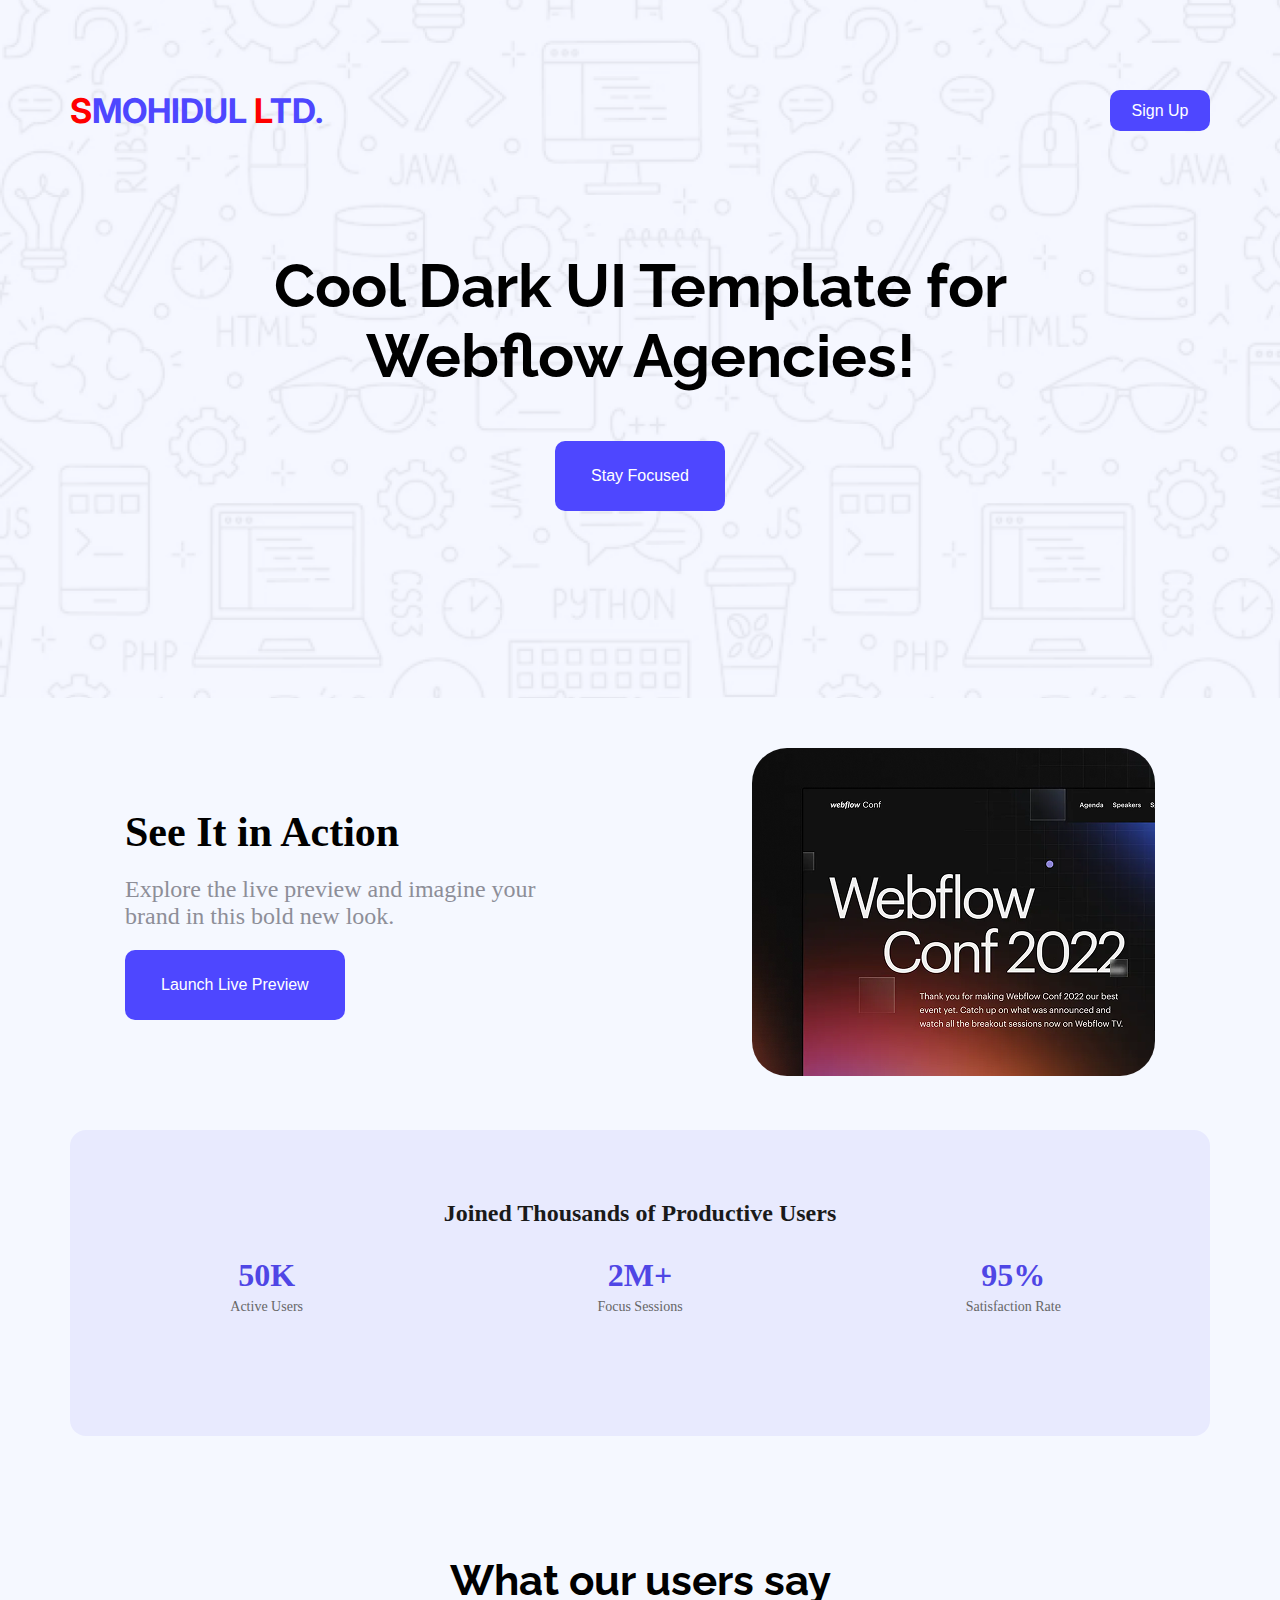
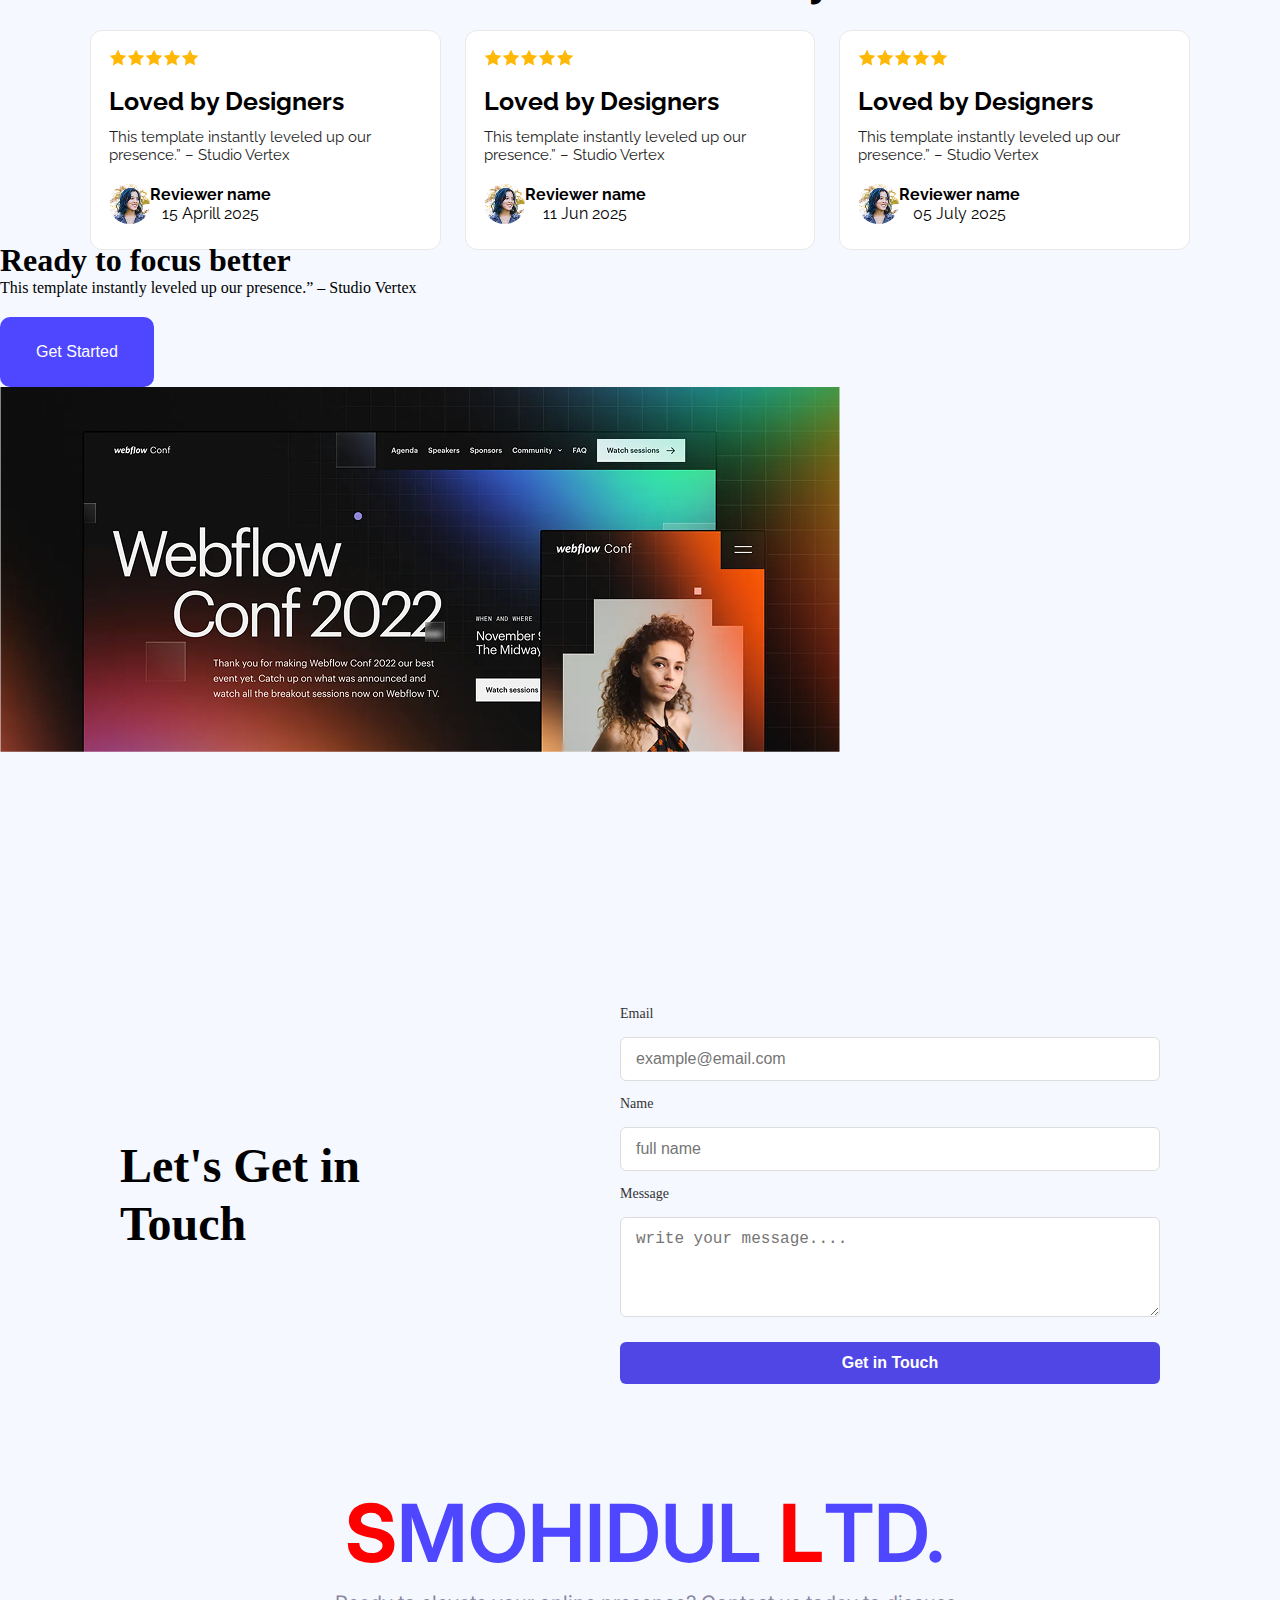
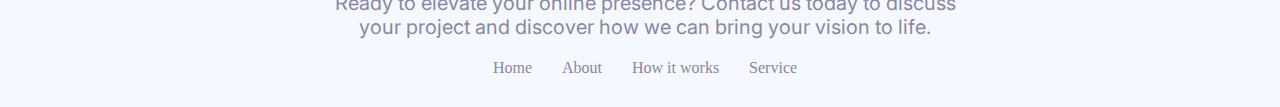
<file: index.html>
<!DOCTYPE html>
<html lang="en">

<head>
    <meta charset="UTF-8">
    <meta name="viewport" content="width=device-width, initial-scale=1.0">
    <title>B12A01-landing-launchpad</title>
    <link rel="stylesheet" href="styles/style.css">
</head>

<body>
    <header>
        <div class="container">
            <nav>
                <div class="navigation">
                    <h1 class="logo primary-color"><span>S</span>MOHIDUL <span>L</span>TD.</h1>
                    <button class="primary-button">Sign Up</button>
                </div>
            </nav>
            <div class="banner">
                <div class="content">
                    <h1>Cool Dark UI Template for <br>Webflow Agencies!</h1>
                    <button class="stay-focused">Stay Focused</button>
                </div>
            </div>
        </div>
    </header>
    <main>
        <!-- Action Section -->
        <div class="action">
            <div class="action-right">
                <h2 class="action-text">See It in Action</h2>
                <p class="action-p">Explore the live preview and imagine your <br>brand in this bold new look.</p>
                <button class="action-button">Launch Live Preview</button>
            </div>
            <div class="action-left">
                <img src="./Assets/wc-mini.png" alt="">

            </div>
        </div>
        <!-- Action section end -->
        <!-- stats-section start -->
        <div class="stats-section">
            <h2>Joined Thousands of Productive Users</h2>
            <div class="stats-grid">
                <div class="stat-item">
                    <h3>50K</h3>
                    <p>Active Users</p>
                </div>
                <div class="stat-item">
                    <h3>2M+</h3>
                    <p>Focus Sessions</p>
                </div>
                <div class="stat-item">
                    <h3>95%</h3>
                    <p>Satisfaction Rate</p>
                </div>
            </div>
        </div>
        <!-- stats-section end -->
        <!-- User review section -->
        <div class="review">
            <h2 class="review-text">What our users say</h2>
            <div class="content">

                <div class="card">
                    <div class="card-header">
                        <img src="./Assets/icon-star.png" alt="User 1">
                        <img src="./Assets/icon-star.png" alt="User 1">
                        <img src="./Assets/icon-star.png" alt="User 1">
                        <img src="./Assets/icon-star.png" alt="User 1">
                        <img src="./Assets/icon-star.png" alt="User 1">

                    </div>
                    <div class="card-body">
                        <h2>Loved by Designers</h2>
                        <p>This template instantly leveled up our <br> presence.” – Studio Vertex</p>
                    </div>
                    <div class="card-footer">
                        <img src="./Assets/avatar.png" alt="">
                        <div class="card-content">
                            <h4>Reviewer name</h4>
                            <p class="card-date-text">15 Aprill 2025</p>
                        </div>
                    </div>
                </div>
                <div class="card">
                    <div class="card-header">
                        <img src="./Assets/icon-star.png" alt="User 1">
                        <img src="./Assets/icon-star.png" alt="User 1">
                        <img src="./Assets/icon-star.png" alt="User 1">
                        <img src="./Assets/icon-star.png" alt="User 1">
                        <img src="./Assets/icon-star.png" alt="User 1">

                    </div>
                    <div class="card-body">
                        <h2>Loved by Designers</h2>
                        <p>This template instantly leveled up our <br> presence.” – Studio Vertex</p>
                    </div>
                    <div class="card-footer">
                        <img src="./Assets/avatar.png" alt="">
                        <div class="card-content">
                            <h4>Reviewer name</h4>
                            <p class="card-date-text">11 Jun 2025</p>
                        </div>
                    </div>
                </div>
                <div class="card">
                    <div class="card-header">
                        <img src="./Assets/icon-star.png" alt="User 1">
                        <img src="./Assets/icon-star.png" alt="User 1">
                        <img src="./Assets/icon-star.png" alt="User 1">
                        <img src="./Assets/icon-star.png" alt="User 1">
                        <img src="./Assets/icon-star.png" alt="User 1">

                    </div>
                    <div class="card-body">
                        <h2>Loved by Designers</h2>
                        <p >This template instantly leveled up our <br> presence.” – Studio Vertex</p>
                    </div>
                    <div class="card-footer">
                        <img src="./Assets/avatar.png" alt="">
                        <div class="card-content">
                            <h4>Reviewer name</h4>
                            <p class="card-footer-text">05 July 2025</p>
                        </div>
                    </div>
                </div>
            </div>
        </div>
        <!-- User review end -->
        <div class="optinal-section">
            <h1>Ready to focus better</h1>
            <p>This template instantly leveled up our presence.” – Studio Vertex</p>
            <button class="action-button">Get Started</button>
            <div class="image">
                <img src="./Assets/wc-big.png" alt="">
            </div>

        </div>
        <!-- Contact section -->
        <div class="contact">
            <div class="left">
                Let's Get in<br>Touch
            </div>
            <div class="right">
                <label for="email">Email</label>
                <input type="email" id="email" placeholder="example@email.com">

                <label for="name">Name</label>
                <input type="text" id="name" placeholder="full name">

                <label for="message">Message</label>
                <textarea id="message" placeholder="write your message...."></textarea>

                <button type="submit">Get in Touch</button>
            </div>
        </div>
        <!-- <-- contact section end -->



    </main>
    <footer>
        <div class="container">
            <div class="footer-content">
                <h1 class="logo primary-color"><span>S</span>MOHIDUL <span>L</span>TD.</h1>
                <p>Ready to elevate your online presence? Contact us today to discuss <br>your project and discover how
                    we can bring your vision to life.</p>
                <div class="footer-navbar">
                    <ul>
                        <li><a href="">Home</a></li>
                        <li><a href="">About</a></li>
                        <li><a href="">How it works</a></li>
                        <li><a href="">Service</a></li>
                    </ul>
                </div>
            </div>
        </div>
    </footer>
</body>

</html>
</file>
<file: styles/style.css>
/* Font import */
@import url('https://fonts.googleapis.com/css2?family=Inter:ital,opsz,wght@0,14..32,100..900;1,14..32,100..900&family=Raleway:ital,wght@0,100..900;1,100..900&display=swap');

* {
    margin: 0;
    padding: 0;
    box-sizing: border-box;
}
body{
    background-color: #f5f8ff;
}
span {
    color: red;
    font-weight: bold;
}
header {
    background-image: url('../Assets/Hero-bg.png');
    background-size: cover;
    background-repeat: no-repeat;
    padding-top: 40px;
    /* width: 1440px; */
    height: 698px;
    margin: auto;
    /* border-radius: 8px; */


}


/* primary color */
.primary-color {
    color: #4E47FF;
}

/* shared styles */
.primary-button {
    background-color: #4E47FF;
    border-radius: 10px;
    border: none;
    width: 100px;
    font-size: 16px;
    color: white;
}
.primary-button:hover {
    background-color: #ecd92b;
    border-radius: 10px;
    border: none;
    width: 100px;
    font-size: 16px;
    color: white;
    transition: 2s;
    cursor: pointer;
}

.navigation {
    display: flex;
    justify-content: space-between;
    width: 1140px;
    /* margin: 40px auto 0 auto; */
    margin: auto;
}

.navigation .logo {
    font-size: 34px;
    font-family: "Inter", sans-serif;
}

/* Banner section styles */
.banner {
    display: flex;
    align-items: center;
    justify-content: center;
    margin: 120px;


}

.banner .content {
    text-align: center;
    font-size: 30px;
    display: inline-block;

}

.banner .content h1 {
    font-family: "Raleway", sans-serif;
    margin-bottom: 30px;
}

.content .stay-focused {
    background-color: #4E47FF;
    color: white;
    border: none;
    border-radius: 10px;
    padding: 10px 20px;
    font-size: 16px;
    cursor: pointer;
    margin-top: 20px;
    padding: 26px 36px;

}
.content .stay-focused:hover {
     background-color: #ecd92b;
    border-radius: 10px;
    border: none;
    
    font-size: 16px;
    color: white;
    transition: 2s;
    cursor: pointer;

}

/* Action Section styles */
.action {
    display: flex;
    justify-content: space-around;
    width: 1140px;
    margin: 50px auto 0 auto;
    align-items: center;

}

.action-right {
    width: 517px;
}

.action-right p {
    font-size: 24px;
}

.action-text {
    font-size: 42px;
}

.action-p {
    font-size: 24px;
    margin-top: 20px;
    color: #8d8e98;
}

.action-button {
    background-color: #4E47FF;
    color: white;
    border: none;
    border-radius: 10px;
    padding: 10px 20px;
    font-size: 16px;
    cursor: pointer;
    margin-top: 20px;
    padding: 26px 36px;
}
.action-button:hover {
   background-color: #ecd92b;
    border-radius: 10px;
    border: none;
    
    font-size: 16px;
    color: white;
    transition: 2s;
    cursor: pointer;
}

.action-left img {
    border-radius: 35px;
}


/* productive_user section */

.stats-section {
    max-width: 1140px;
    width: 100%;
    height: 306px;
    margin: 50px auto;
    padding: 70px 20px;
    background-color: #e8eafe;
    border-radius: 16px;
    text-align: center;

}

.stats-section h2 {
    font-size: 24px;
    font-weight: 600;
    color: #1a1a1a;
    margin-bottom: 30px;
}

.stats-grid {
    display: flex;
    justify-content: space-around;
    flex-wrap: wrap;
    gap: 20px;
}

.stat-item {
    min-width: 100px;
}

.stat-item h3 {
    font-size: 32px;
    color: #4f46e5;
    margin-bottom: 5px;
}

.stat-item p {
    font-size: 14px;
    color: #666;
}

/* reiview section start */

.review {
    max-width: 1140px;
    width: 100%;
    height: 306px;
    margin: 50px auto;
    padding: 70px 20px;

    border-radius: 16px;
    text-align: center;
}

.review-text {
    font-size: 42px;
    margin-bottom: 25px;
    font-family: "Raleway", sans-serif;
}

.content {
    display: flex;
    gap: 24px;
}

.card {
    width: 500px;
    min-height: 220px;
    border-radius: 12px;
    background-color: #ffffff;
    border: 1px solid #e8e8e8;
    padding: 18px;
    margin-bottom: 30px;
    font-family: "Raleway", sans-serif;
}

.card-header {
    display: flex;
    align-items: center;
    padding-bottom: 20px;
    text-align: left;
}

.card-body {
    text-align: left;
}

.card-body h2 {
    padding-bottom: 12px;
    font-size: 25px;
}

.card-body p {
    color: #1E1E1E;
    font-size: 15px;
}

.card-footer {
    padding-top: 20px;
    display: flex;
    align-items: center;
    flex-wrap: wrap;

}

.footer-content {
    text-align: left;
    padding-left: 10px;
    color: #757575;
}

.footer-content p {
    color: #B3B3B3;
}

.card-footer img {
    border-radius: 50%;
}

/* reiview section end */
/* contact section start */
.contact {
    display: flex;
    background: #f5f8ff;
    padding: 50px;
    border-radius: 10px;
    max-width: 1140px;
    width: 100%;
    gap: 60px;
    flex-wrap: wrap;
    margin: 200px auto 0 auto;
}

.left {
    flex: 1 1 300px;
    display: flex;
    align-items: center;
    font-size: 3rem;
    font-weight: 700;
    color: #000;
    line-height: 1.2;
}

.right {
    flex: 1 1 400px;
    display: flex;
    flex-direction: column;
    gap: 15px;
}

.right label {
    font-size: 14px;
    font-weight: 500;
    color: #333;
}

.right input,
.right textarea {
    width: 100%;
    padding: 12px 15px;
    font-size: 16px;
    border: 1px solid #ddd;
    border-radius: 6px;
    outline: none;
}

.right textarea {
    resize: vertical;
    min-height: 100px;
}

.right button {
    margin-top: 10px;
    padding: 12px;
    background-color: #4f46e5;
    color: #fff;
    border: none;
    font-size: 16px;
    font-weight: 600;
    border-radius: 6px;
    cursor: pointer;
    transition: 0.3s ease;
}
.right button:hover {
     background-color: #ecd92b;
    border-radius: 10px;
    border: none;
    width: 100px;
    font-size: 16px;
    color: white;
    transition: 2s;
    cursor: pointer;
}



/* footer section start */
.container{
    margin: 50px 0 0 0 ;
}
.footer-content {
    text-align: center;
}
.footer-navbar ul{
    display: flex;
    justify-content: center;
    gap: 30px;
    margin-top: 20px;
    margin-bottom: 30px;
}
.footer-navbar ul li{
   list-style: none;
}
.footer-navbar ul li a{
   text-decoration: none;
   color: #8987A1;
}
.footer-content h1 {
    font-size: 80px;
    font-weight: 600;
    margin-bottom: 10px;
    font-family: inter;
}
.footer-content p {
    font-size: 20px;
    margin-bottom: 10px;
    font-family: inter;
    color: #8987A1;
}
</file>
